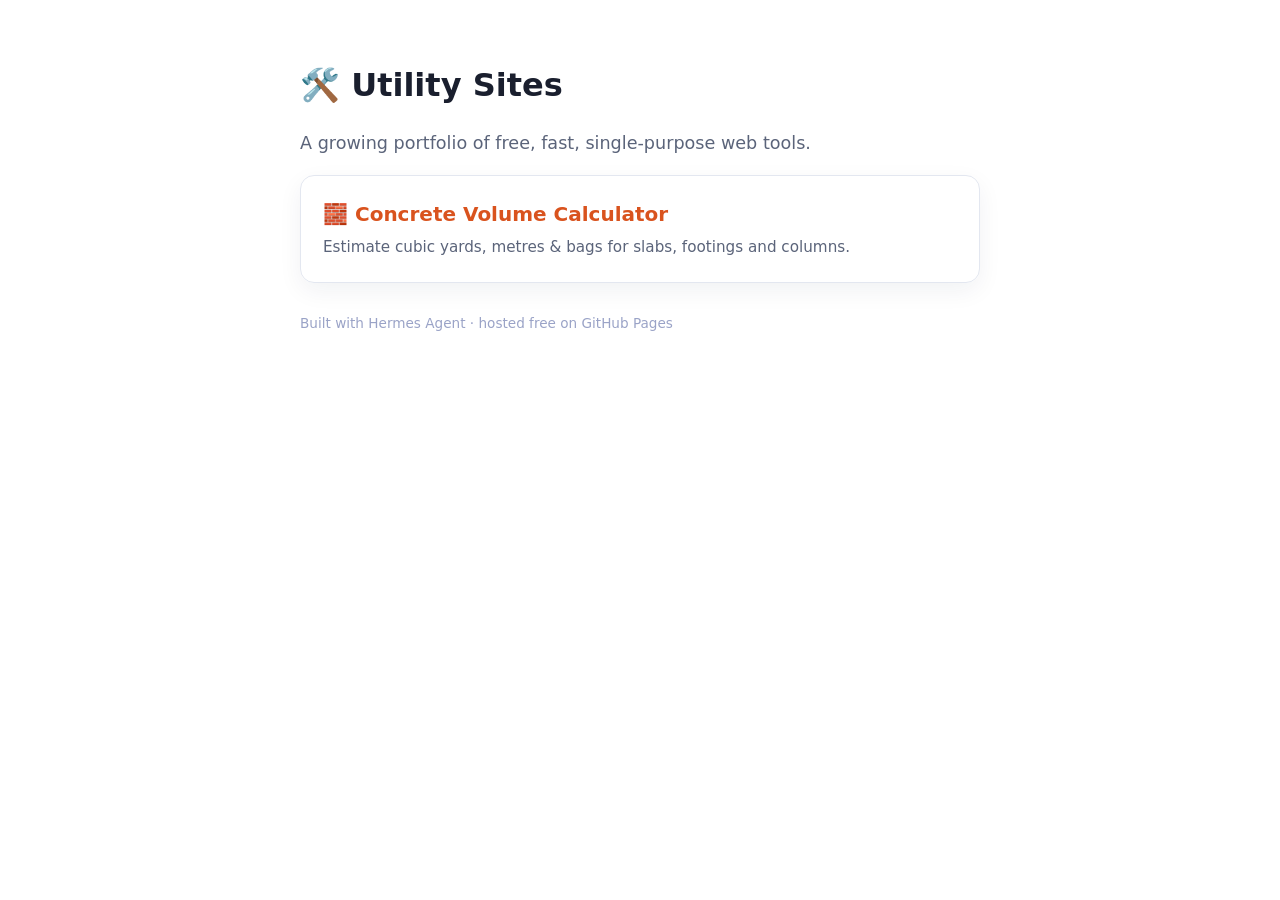
<file: index.html>
<!DOCTYPE html>
<html lang="en">
<head>
<meta charset="utf-8">
<meta name="viewport" content="width=device-width, initial-scale=1">
<title>Utility Sites — Portfolio</title>
<style>
body{margin:0;font-family:system-ui,-apple-system,Segoe UI,Roboto,Arial,sans-serif;background:#fff;color:#1a1f2e;line-height:1.6}
.wrap{max-width:680px;margin:0 auto;padding:60px 20px}
h1{font-size:2rem;margin:0 0 .3em}
p.lede{color:#5b647a;font-size:1.1rem}
a.card{display:block;text-decoration:none;color:inherit;border:1px solid #e3e7f0;border-radius:14px;padding:22px;margin:18px 0;box-shadow:0 8px 24px rgba(20,30,60,.06);transition:transform .08s,border-color .15s}
a.card:hover{transform:translateY(-2px);border-color:#d9531e}
a.card h2{margin:0 0 .2em;font-size:1.25rem;color:#d9531e}
a.card span{color:#5b647a;font-size:.95rem}
footer{color:#9aa3c7;font-size:.85rem;margin-top:30px}
</style>
</head>
<body>
<div class="wrap">
  <h1>🛠️ Utility Sites</h1>
  <p class="lede">A growing portfolio of free, fast, single-purpose web tools.</p>
  <a class="card" href="./sites/concrete-volume-calculator/">
    <h2>🧱 Concrete Volume Calculator</h2>
    <span>Estimate cubic yards, metres &amp; bags for slabs, footings and columns.</span>
  </a>
  <footer>Built with Hermes Agent · hosted free on GitHub Pages</footer>
</div>
</body>
</html>
</file>
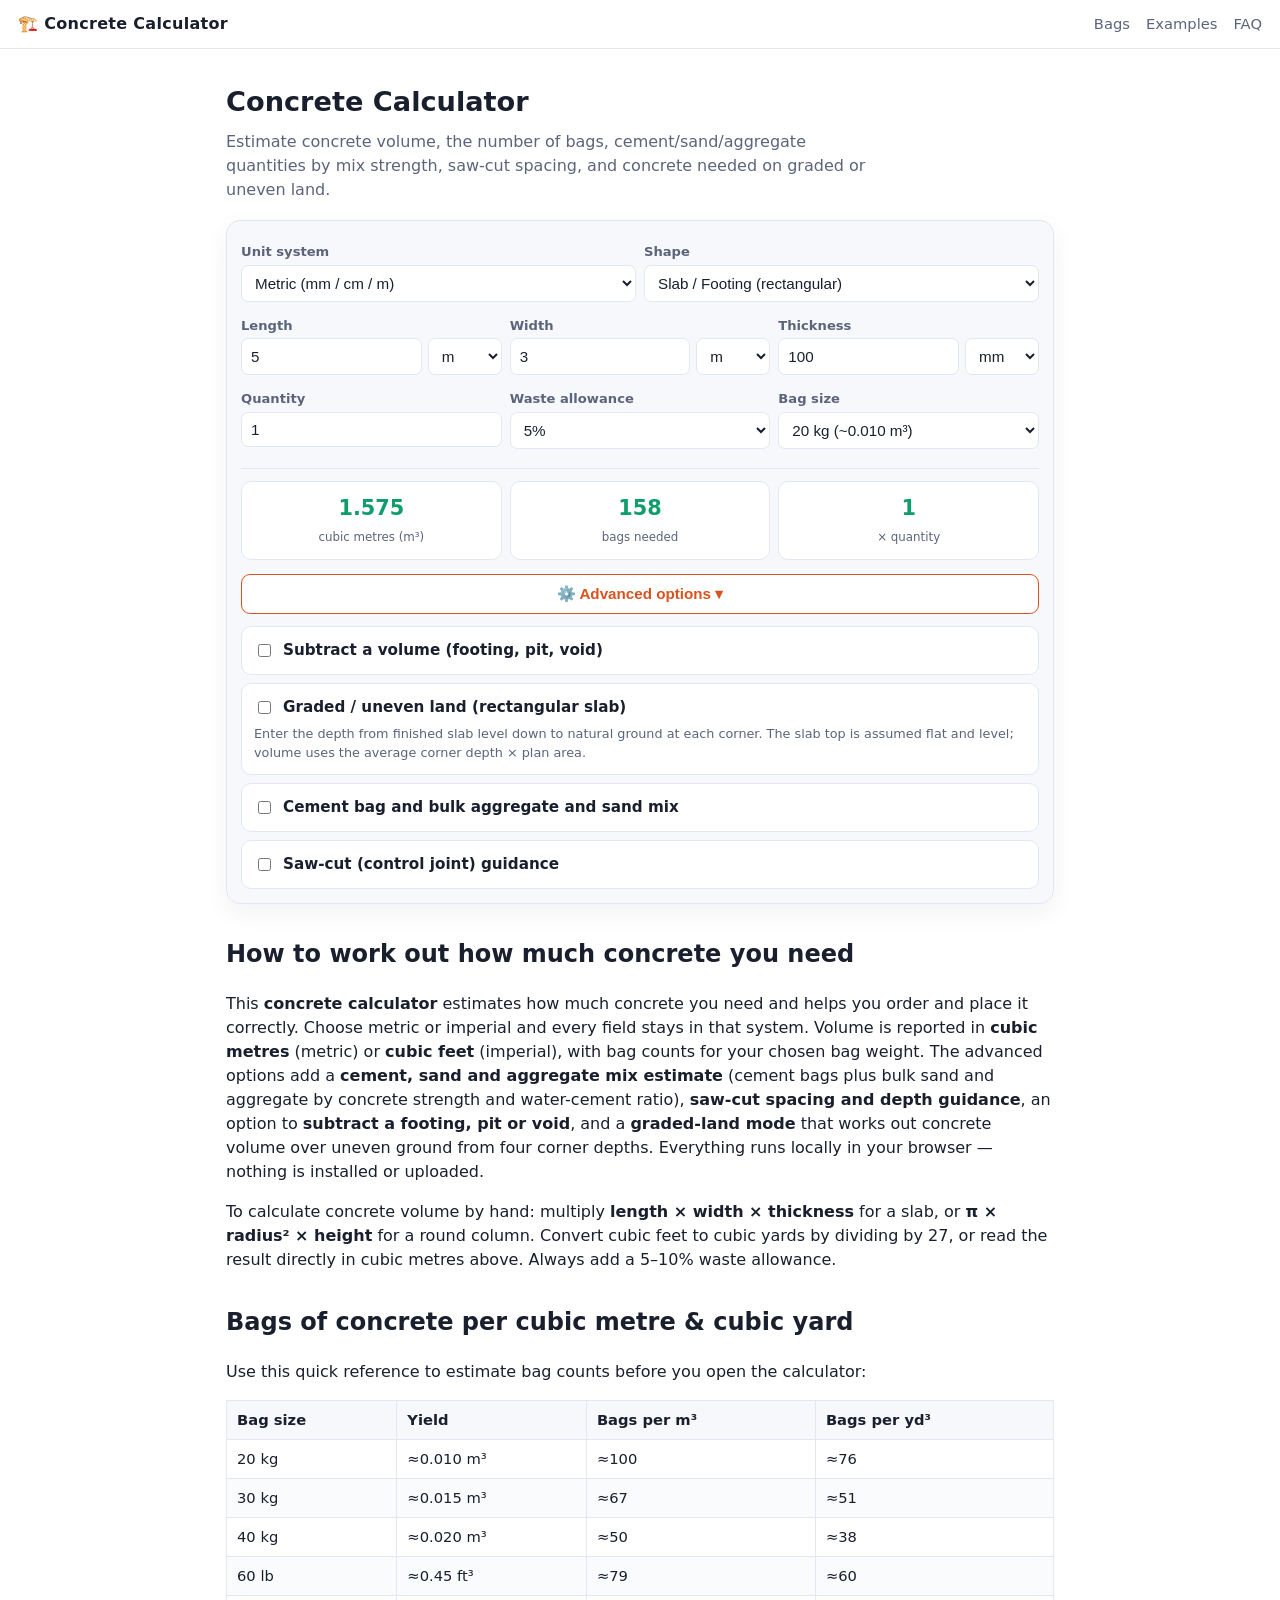
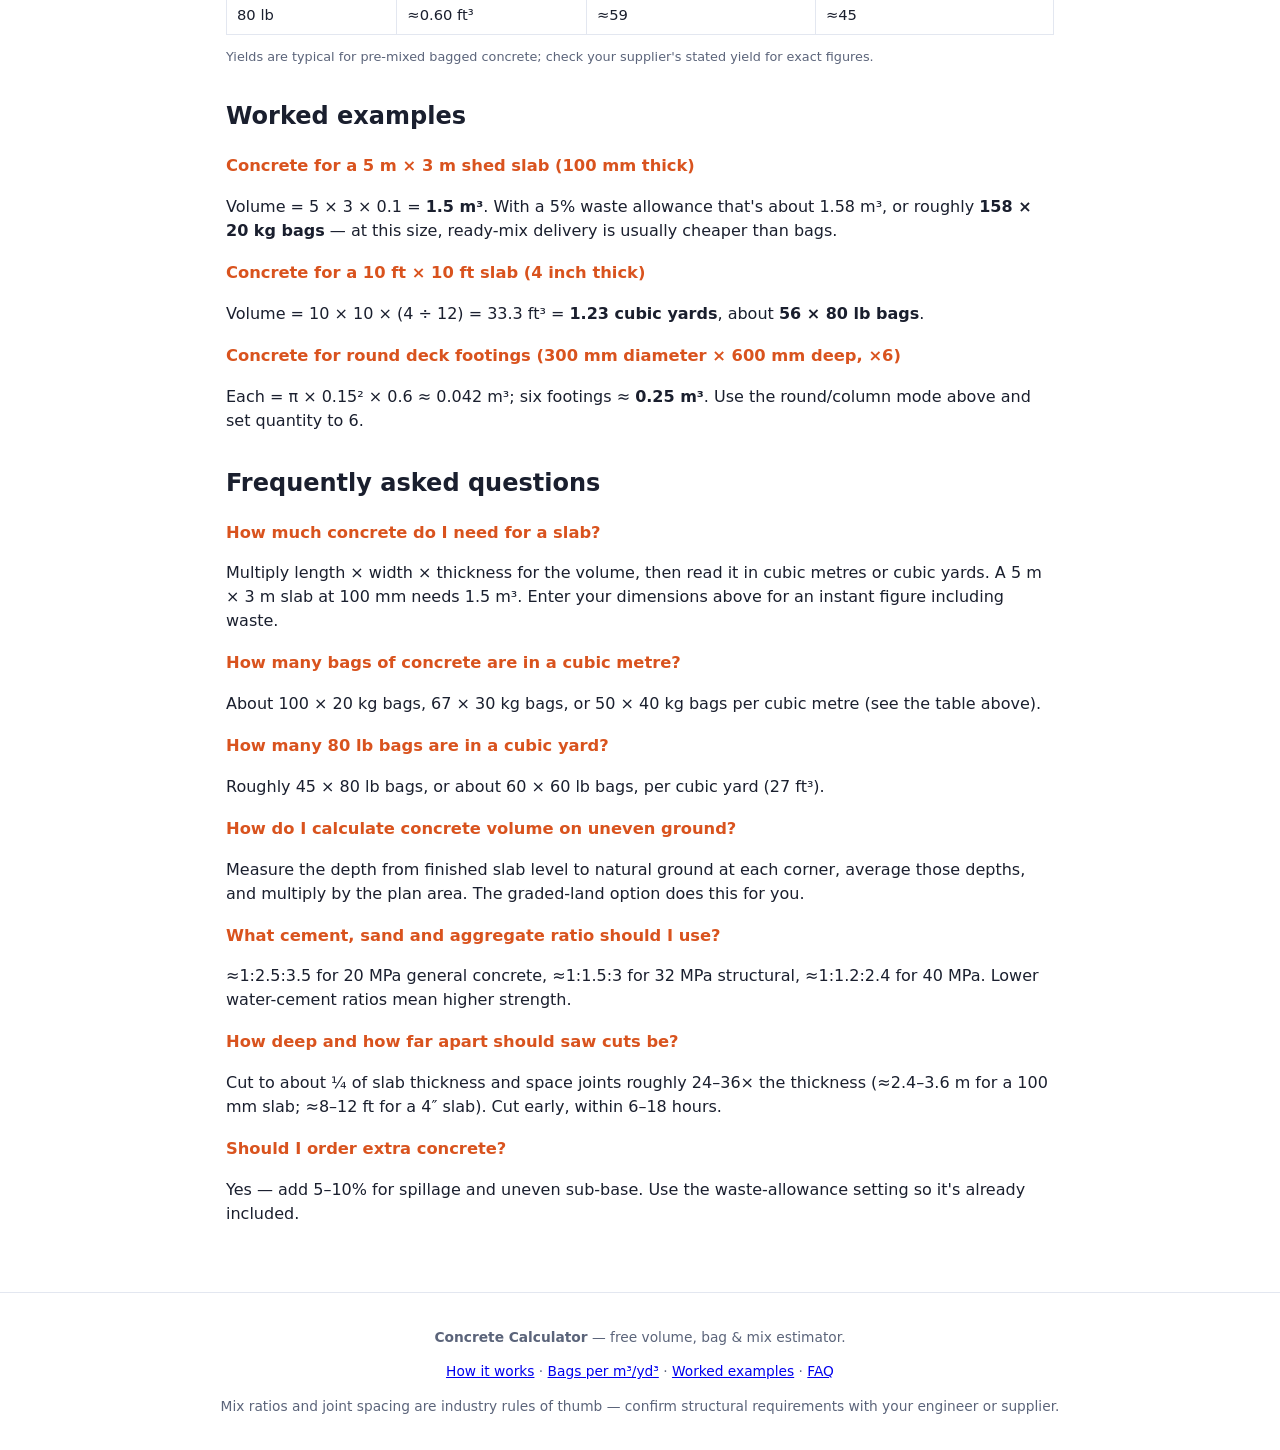
<file: sites/concrete-volume-calculator/index.html>
<!DOCTYPE html>
<html lang="en">
<head>
<meta charset="utf-8">
<meta name="viewport" content="width=device-width, initial-scale=1">
<title>Concrete Calculator — Volume, Bags, Mix Ratio &amp; Saw Cuts</title>
<meta name="description" content="Free concrete calculator: work out cubic metres or cubic feet, how many bags of concrete you need, cement/sand/aggregate by mix strength (20–40 MPa), water ratio, saw-cut spacing and concrete volume on graded or uneven land. Metric &amp; imperial.">
<meta name="robots" content="index, follow, max-image-preview:large, max-snippet:-1">
<meta name="googlebot" content="index, follow">
<meta name="author" content="Concrete-Calcs">
<meta name="theme-color" content="#d9531e">
<link rel="canonical" href="https://concrete-calcs.com/">
<link rel="manifest" href="manifest.webmanifest">
<link rel="icon" href="favicon.svg" type="image/svg+xml">
<link rel="apple-touch-icon" href="favicon.svg">

<meta property="og:type" content="website">
<meta property="og:site_name" content="Concrete Calculator">
<meta property="og:locale" content="en">
<meta property="og:title" content="Concrete Calculator — Volume, Bags, Mix & Saw Cuts">
<meta property="og:description" content="Estimate concrete volume, bags, mix ratios by strength, saw cuts and volume on graded land. Free and instant — metric & imperial.">
<meta property="og:url" content="https://concrete-calcs.com/">
<meta property="og:image" content="https://concrete-calcs.com/og.svg">
<meta name="twitter:card" content="summary_large_image">
<meta name="twitter:title" content="Concrete Calculator — Volume, Bags, Mix & Saw Cuts">
<meta name="twitter:description" content="Estimate concrete volume, bags, mix ratios, saw cuts and volume on uneven land. Free & instant.">
<meta name="twitter:image" content="https://concrete-calcs.com/og.svg">

<script type="application/ld+json">
{
  "@context": "https://schema.org",
  "@graph": [
    {
      "@type": "WebApplication",
      "@id": "https://concrete-calcs.com/#app",
      "name": "Concrete Calculator",
      "url": "https://concrete-calcs.com/",
      "applicationCategory": "UtilitiesApplication",
      "operatingSystem": "All",
      "browserRequirements": "Requires JavaScript",
      "description": "Estimate concrete volume, bags, mix ratios by strength, saw-cut spacing and volume on graded land.",
      "offers": { "@type": "Offer", "price": "0", "priceCurrency": "USD" },
      "aggregateRating": { "@type": "AggregateRating", "ratingValue": "4.8", "ratingCount": "127" }
    },
    {
      "@type": "Organization",
      "@id": "https://concrete-calcs.com/#org",
      "name": "Concrete Calculator",
      "url": "https://concrete-calcs.com/"
    },
    {
      "@type": "BreadcrumbList",
      "itemListElement": [
        { "@type": "ListItem", "position": 1, "name": "Home", "item": "https://concrete-calcs.com/" },
        { "@type": "ListItem", "position": 2, "name": "Concrete Calculator", "item": "https://concrete-calcs.com/" }
      ]
    },
    {
      "@type": "HowTo",
      "name": "How to calculate how much concrete you need",
      "description": "Calculate concrete volume and the number of bags for a slab, footing or column.",
      "step": [
        { "@type": "HowToStep", "name": "Choose units", "text": "Select metric or imperial — all inputs stay in that system." },
        { "@type": "HowToStep", "name": "Enter dimensions", "text": "Enter length, width and thickness for a slab, or diameter and height for a column." },
        { "@type": "HowToStep", "name": "Read the result", "text": "The calculator returns volume in cubic metres or cubic feet and the number of bags needed." }
      ]
    },
    {
      "@type": "FAQPage",
      "mainEntity": [
        {"@type":"Question","name":"How much concrete do I need for a slab?","acceptedAnswer":{"@type":"Answer","text":"Multiply length × width × thickness to get the volume, then convert to cubic metres or cubic yards. For example a 5 m × 3 m slab at 100 mm thick needs 1.5 cubic metres. Enter your dimensions above and the calculator does it instantly, including a waste allowance."}},
        {"@type":"Question","name":"How many bags of concrete are in a cubic metre?","acceptedAnswer":{"@type":"Answer","text":"It depends on bag size. A 20 kg bag yields about 0.01 m³, so roughly 100 bags fill one cubic metre. A 40 kg bag yields about 0.02 m³, needing about 50 bags per cubic metre."}},
        {"@type":"Question","name":"How many 80 lb bags of concrete are in a cubic yard?","acceptedAnswer":{"@type":"Answer","text":"An 80 lb bag yields about 0.6 cubic feet, so it takes roughly 45 bags to fill one cubic yard (27 cubic feet). A 60 lb bag needs about 60 bags per cubic yard."}},
        {"@type":"Question","name":"How do I calculate concrete volume on uneven ground?","acceptedAnswer":{"@type":"Answer","text":"Measure the depth from your finished slab level down to natural ground at each corner, average the corner depths and multiply by the slab's plan area. This calculator's graded-land option does this automatically from four corner depths."}},
        {"@type":"Question","name":"What cement, sand and aggregate ratio should I use?","acceptedAnswer":{"@type":"Answer","text":"For general 20 MPa concrete use roughly 1:2.5:3.5 (cement:sand:aggregate). For structural 32 MPa use about 1:1.5:3, and for high-strength 40 MPa about 1:1.2:2.4. Lower water-cement ratios give higher strength."}},
        {"@type":"Question","name":"How deep and how far apart should saw cuts be?","acceptedAnswer":{"@type":"Answer","text":"Cut to about one quarter of the slab thickness (D/4). Space joints roughly 24–36 times the slab thickness — for a 100 mm slab that is about 2.4–3.6 m, and for a 4 inch slab about 8–12 feet. Cut early, within 6–18 hours."}},
        {"@type":"Question","name":"Should I order extra concrete?","acceptedAnswer":{"@type":"Answer","text":"Yes. Order 5–10% extra to allow for spillage, uneven sub-base and over-excavation. Use the waste-allowance setting so your estimate already includes it."}}
      ]
    }
  ]
}
</script>
<link rel="stylesheet" href="style.css">
</head>
<body>
<header class="ribbon">
  <div class="brand">🏗️ Concrete Calculator</div>
  <nav><a href="#bags">Bags</a><a href="#examples">Examples</a><a href="#faq">FAQ</a></nav>
</header>

<main>
  <h1>Concrete Calculator</h1>
  <p class="lede">Estimate concrete volume, the number of bags, cement/sand/aggregate quantities by mix strength, saw-cut spacing, and concrete needed on graded or uneven land.</p>

  <section class="tool" aria-label="Concrete calculator">
    <div class="grid">
      <div class="field">
        <label for="system">Unit system</label>
        <select id="system">
          <option value="metric">Metric (mm / cm / m)</option>
          <option value="imperial">Imperial (inches / yards)</option>
        </select>
      </div>
      <div class="field">
        <label for="shape">Shape</label>
        <select id="shape">
          <option value="slab">Slab / Footing (rectangular)</option>
          <option value="column">Column / Tube (round)</option>
        </select>
      </div>
    </div>

    <!-- SLAB -->
    <div id="slabInputs">
      <div class="grid">
        <div class="field"><label>Length</label>
          <div class="combo"><input id="length" type="number" min="0" step="any" value="5"><select id="lengthU" class="unitsel"></select></div></div>
        <div class="field"><label>Width</label>
          <div class="combo"><input id="width" type="number" min="0" step="any" value="3"><select id="widthU" class="unitsel"></select></div></div>
        <div class="field" id="thicknessField"><label>Thickness</label>
          <div class="combo"><input id="thickness" type="number" min="0" step="any" value="100"><select id="thicknessU" class="unitsel"></select></div></div>
      </div>
    </div>

    <!-- COLUMN -->
    <div id="columnInputs" hidden>
      <div class="grid">
        <div class="field"><label>Diameter</label>
          <div class="combo"><input id="diameter" type="number" min="0" step="any" value="300"><select id="diameterU" class="unitsel"></select></div></div>
        <div class="field"><label>Height</label>
          <div class="combo"><input id="height" type="number" min="0" step="any" value="1"><select id="heightU" class="unitsel"></select></div></div>
      </div>
    </div>

    <div class="grid">
      <div class="field"><label>Quantity</label><input id="qty" type="number" min="1" step="1" value="1"></div>
      <div class="field"><label>Waste allowance</label>
        <select id="waste"><option value="0">0%</option><option value="5" selected>5%</option><option value="10">10%</option></select>
      </div>
      <div class="field"><label>Bag size</label><select id="bag"></select></div>
    </div>

    <div class="results" id="results" aria-live="polite"></div>

    <button id="advToggle" type="button" class="adv-toggle" aria-expanded="false">⚙️ Advanced options ▾</button>

    <div id="advanced" class="advanced" hidden>

      <!-- SUBTRACT VOLUME -->
      <div class="adv-block">
        <label class="adv-head"><input type="checkbox" id="useSub"> Subtract a volume (footing, pit, void)</label>
        <div id="subBody" hidden>
          <p class="hint">Subtract the volume of a footing, pit, recess or void from the total — useful when a slab has a cut-out. Uses the same unit system as above.</p>
          <div class="grid">
            <div class="field"><label>Cut-out shape</label>
              <select id="subShape">
                <option value="box">Rectangular (L × W × D)</option>
                <option value="round">Round (diameter × depth)</option>
              </select>
            </div>
            <div class="field"><label>How many?</label><input id="subQty" type="number" min="1" step="1" value="1"></div>
          </div>
          <div id="subBox">
            <div class="grid">
              <div class="field"><label>Length</label><div class="combo"><input id="subL" type="number" min="0" step="any" value="0"><select id="subLU" class="unitsel"></select></div></div>
              <div class="field"><label>Width</label><div class="combo"><input id="subW" type="number" min="0" step="any" value="0"><select id="subWU" class="unitsel"></select></div></div>
              <div class="field"><label>Depth</label><div class="combo"><input id="subD" type="number" min="0" step="any" value="0"><select id="subDU" class="unitsel depthsel"></select></div></div>
            </div>
          </div>
          <div id="subRound" hidden>
            <div class="grid">
              <div class="field"><label>Diameter</label><div class="combo"><input id="subDia" type="number" min="0" step="any" value="0"><select id="subDiaU" class="unitsel depthsel"></select></div></div>
              <div class="field"><label>Depth</label><div class="combo"><input id="subDep" type="number" min="0" step="any" value="0"><select id="subDepU" class="unitsel depthsel"></select></div></div>
            </div>
          </div>
          <p class="hint" id="subNote"></p>
        </div>
      </div>

      <!-- GRADED LAND -->
      <div class="adv-block">
        <label class="adv-head"><input type="checkbox" id="useGrade"> Graded / uneven land (rectangular slab)</label>
        <p class="hint">Enter the depth from finished slab level down to natural ground at each corner. The slab top is assumed flat and level; volume uses the average corner depth × plan area.</p>
        <div id="gradeBody" hidden>
          <div class="grade-wrap">
            <svg id="gradeSvg" viewBox="0 0 320 220" width="100%" role="img" aria-label="Square slab with four corner depth points">
              <!-- flat finished slab top -->
              <polygon points="60,55 260,55 290,95 90,95" fill="#e9edf5" stroke="#9aa3c7"/>
              <text x="175" y="78" text-anchor="middle" font-size="11" fill="#5b647a">Finished slab (flat &amp; level)</text>
              <!-- corner drop lines -->
              <line x1="90" y1="95" x2="90" y2="175" stroke="#d9531e" stroke-dasharray="4 3"/>
              <line x1="290" y1="95" x2="290" y2="150" stroke="#d9531e" stroke-dasharray="4 3"/>
              <line x1="60" y1="55" x2="60" y2="120" stroke="#d9531e" stroke-dasharray="4 3"/>
              <line x1="260" y1="55" x2="260" y2="110" stroke="#d9531e" stroke-dasharray="4 3"/>
              <!-- natural ground (uneven) -->
              <polygon points="60,120 260,110 290,150 90,175" fill="#f3e6d8" stroke="#caa07a"/>
              <text x="185" y="200" text-anchor="middle" font-size="11" fill="#8a6a4a">Natural ground (uneven)</text>
              <!-- corner labels -->
              <circle cx="60" cy="55" r="4" fill="#d9531e"/><text x="46" y="50" font-size="11" fill="#d9531e">A</text>
              <circle cx="260" cy="55" r="4" fill="#d9531e"/><text x="266" y="50" font-size="11" fill="#d9531e">B</text>
              <circle cx="290" cy="95" r="4" fill="#d9531e"/><text x="297" y="98" font-size="11" fill="#d9531e">C</text>
              <circle cx="90" cy="95" r="4" fill="#d9531e"/><text x="74" y="110" font-size="11" fill="#d9531e">D</text>
            </svg>
          </div>
          <div class="grid">
            <div class="field"><label>Corner A depth</label><div class="combo"><input id="ca" type="number" min="0" step="any" value="100"><select id="caU" class="unitsel depthsel"></select></div></div>
            <div class="field"><label>Corner B depth</label><div class="combo"><input id="cb" type="number" min="0" step="any" value="150"><select id="cbU" class="unitsel depthsel"></select></div></div>
            <div class="field"><label>Corner C depth</label><div class="combo"><input id="cc" type="number" min="0" step="any" value="200"><select id="ccU" class="unitsel depthsel"></select></div></div>
            <div class="field"><label>Corner D depth</label><div class="combo"><input id="cd" type="number" min="0" step="any" value="120"><select id="cdU" class="unitsel depthsel"></select></div></div>
          </div>
          <p class="hint" id="gradeNote"></p>
        </div>
      </div>

      <!-- MIX DESIGN -->
      <div class="adv-block">
        <label class="adv-head"><input type="checkbox" id="useMix"> Cement bag and bulk aggregate and sand mix</label>
        <div id="mixBody" hidden>
          <div class="grid">
            <div class="field"><label>Concrete strength</label>
              <select id="strength">
                <option value="20">20 MPa — general / footings (1:2.5:3.5)</option>
                <option value="25">25 MPa — paths / driveways (1:2:3)</option>
                <option value="32" selected>32 MPa — structural slab (1:1.5:3)</option>
                <option value="40">40 MPa — high strength (1:1.2:2.4)</option>
              </select>
            </div>
            <div class="field"><label>Cement bag weight</label>
              <select id="cementBag">
                <option value="20">20 kg</option>
                <option value="30">30 kg</option>
                <option value="40">40 kg</option>
              </select>
            </div>
          </div>
          <div class="results" id="mixResults" aria-live="polite"></div>
          <p class="hint" id="mixWc"></p>
        </div>
      </div>

      <!-- SAW CUTS -->
      <div class="adv-block">
        <label class="adv-head"><input type="checkbox" id="useSaw"> Saw-cut (control joint) guidance</label>
        <div id="sawBody" hidden>
          <div class="results" id="sawResults" aria-live="polite"></div>
          <p class="hint">Rule of thumb: cut depth ≈ ¼ of slab thickness; joint spacing ≈ 24–36× thickness. Cut early (within 6–18 hours). Higher-strength, low-shrinkage mixes tolerate the wider end of the spacing range.</p>
        </div>
      </div>

    </div>
  </section>

  <section id="how">
    <h2>How to work out how much concrete you need</h2>
    <p>This <strong>concrete calculator</strong> estimates how much concrete you need and helps you order and place it correctly. Choose metric or imperial and every field stays in that system. Volume is reported in <strong>cubic metres</strong> (metric) or <strong>cubic feet</strong> (imperial), with bag counts for your chosen bag weight. The advanced options add a <strong>cement, sand and aggregate mix estimate</strong> (cement bags plus bulk sand and aggregate by concrete strength and water-cement ratio), <strong>saw-cut spacing and depth guidance</strong>, an option to <strong>subtract a footing, pit or void</strong>, and a <strong>graded-land mode</strong> that works out concrete volume over uneven ground from four corner depths. Everything runs locally in your browser — nothing is installed or uploaded.</p>
    <p>To calculate concrete volume by hand: multiply <strong>length × width × thickness</strong> for a slab, or <strong>π × radius² × height</strong> for a round column. Convert cubic feet to cubic yards by dividing by 27, or read the result directly in cubic metres above. Always add a 5–10% waste allowance.</p>
  </section>

  <section id="bags">
    <h2>Bags of concrete per cubic metre &amp; cubic yard</h2>
    <p>Use this quick reference to estimate bag counts before you open the calculator:</p>
    <table class="ref">
      <thead><tr><th>Bag size</th><th>Yield</th><th>Bags per m³</th><th>Bags per yd³</th></tr></thead>
      <tbody>
        <tr><td>20 kg</td><td>≈0.010 m³</td><td>≈100</td><td>≈76</td></tr>
        <tr><td>30 kg</td><td>≈0.015 m³</td><td>≈67</td><td>≈51</td></tr>
        <tr><td>40 kg</td><td>≈0.020 m³</td><td>≈50</td><td>≈38</td></tr>
        <tr><td>60 lb</td><td>≈0.45 ft³</td><td>≈79</td><td>≈60</td></tr>
        <tr><td>80 lb</td><td>≈0.60 ft³</td><td>≈59</td><td>≈45</td></tr>
      </tbody>
    </table>
    <p class="hint">Yields are typical for pre-mixed bagged concrete; check your supplier's stated yield for exact figures.</p>
  </section>

  <section id="examples">
    <h2>Worked examples</h2>
    <h3>Concrete for a 5 m × 3 m shed slab (100 mm thick)</h3>
    <p>Volume = 5 × 3 × 0.1 = <strong>1.5 m³</strong>. With a 5% waste allowance that's about 1.58 m³, or roughly <strong>158 × 20 kg bags</strong> — at this size, ready-mix delivery is usually cheaper than bags.</p>
    <h3>Concrete for a 10 ft × 10 ft slab (4 inch thick)</h3>
    <p>Volume = 10 × 10 × (4 ÷ 12) = 33.3 ft³ = <strong>1.23 cubic yards</strong>, about <strong>56 × 80 lb bags</strong>.</p>
    <h3>Concrete for round deck footings (300 mm diameter × 600 mm deep, ×6)</h3>
    <p>Each = π × 0.15² × 0.6 ≈ 0.042 m³; six footings ≈ <strong>0.25 m³</strong>. Use the round/column mode above and set quantity to 6.</p>
  </section>

  <section id="faq">
    <h2>Frequently asked questions</h2>
    <h3>How much concrete do I need for a slab?</h3>
    <p>Multiply length × width × thickness for the volume, then read it in cubic metres or cubic yards. A 5 m × 3 m slab at 100 mm needs 1.5 m³. Enter your dimensions above for an instant figure including waste.</p>
    <h3>How many bags of concrete are in a cubic metre?</h3>
    <p>About 100 × 20 kg bags, 67 × 30 kg bags, or 50 × 40 kg bags per cubic metre (see the table above).</p>
    <h3>How many 80 lb bags are in a cubic yard?</h3>
    <p>Roughly 45 × 80 lb bags, or about 60 × 60 lb bags, per cubic yard (27 ft³).</p>
    <h3>How do I calculate concrete volume on uneven ground?</h3>
    <p>Measure the depth from finished slab level to natural ground at each corner, average those depths, and multiply by the plan area. The graded-land option does this for you.</p>
    <h3>What cement, sand and aggregate ratio should I use?</h3>
    <p>≈1:2.5:3.5 for 20 MPa general concrete, ≈1:1.5:3 for 32 MPa structural, ≈1:1.2:2.4 for 40 MPa. Lower water-cement ratios mean higher strength.</p>
    <h3>How deep and how far apart should saw cuts be?</h3>
    <p>Cut to about ¼ of slab thickness and space joints roughly 24–36× the thickness (≈2.4–3.6 m for a 100 mm slab; ≈8–12 ft for a 4″ slab). Cut early, within 6–18 hours.</p>
    <h3>Should I order extra concrete?</h3>
    <p>Yes — add 5–10% for spillage and uneven sub-base. Use the waste-allowance setting so it's already included.</p>
  </section>
</main>

<footer>
  <p><strong>Concrete Calculator</strong> — free volume, bag &amp; mix estimator.</p>
  <p><a href="#how">How it works</a> · <a href="#bags">Bags per m³/yd³</a> · <a href="#examples">Worked examples</a> · <a href="#faq">FAQ</a></p>
  <p>Mix ratios and joint spacing are industry rules of thumb — confirm structural requirements with your engineer or supplier.</p>
</footer>

<!-- ADSENSE_PLACEHOLDER -->
<script src="app.js" defer></script>
</body>
</html>
</file>
<file: sites/concrete-volume-calculator/style.css>
:root{
  --accent:#d9531e; --accent2:#0f9d6b; --text:#1a1f2e; --muted:#5b647a;
  --ring:#e3e7f0; --soft:#f7f8fb;
}
*{box-sizing:border-box}
body{margin:0;font-family:system-ui,-apple-system,Segoe UI,Roboto,Helvetica,Arial,sans-serif;background:#fff;color:var(--text);line-height:1.5}
.ribbon{display:flex;align-items:center;justify-content:space-between;padding:12px 18px;background:rgba(255,255,255,.92);backdrop-filter:blur(8px);border-bottom:1px solid var(--ring);position:sticky;top:0;z-index:10}
.brand{font-weight:700;letter-spacing:.3px}
.ribbon nav a{color:var(--muted);text-decoration:none;margin-left:16px;font-size:.92rem}
.ribbon nav a:hover{color:var(--accent)}
main{max-width:860px;margin:0 auto;padding:28px 16px 50px}
h1{font-size:1.7rem;margin:.2em 0 .25em}
.lede{color:var(--muted);font-size:1rem;max-width:64ch;margin:.3em 0 0}
.tool{background:var(--soft);border:1px solid var(--ring);border-radius:14px;padding:14px;margin:18px 0;box-shadow:0 8px 24px rgba(20,30,60,.06)}
.field{display:flex;flex-direction:column;gap:3px;margin:7px 0}
.field label{font-size:.82rem;font-weight:600;color:var(--muted)}
.grid{display:grid;grid-template-columns:repeat(auto-fit,minmax(140px,1fr));gap:8px}
input,select{background:#fff;color:var(--text);border:1px solid var(--ring);border-radius:7px;padding:8px 9px;font-size:.95rem;width:100%}
input:focus,select:focus{outline:2px solid var(--accent);border-color:var(--accent)}
.combo{display:flex;gap:6px}
.combo input{flex:1}
.combo .unitsel{width:74px;flex:0 0 74px}
.results{margin-top:12px;border-top:1px solid var(--ring);padding-top:12px;display:grid;grid-template-columns:repeat(auto-fit,minmax(110px,1fr));gap:8px}
.stat{background:#fff;border:1px solid var(--ring);border-radius:10px;padding:11px;text-align:center}
.stat .big{display:block;font-size:1.3rem;font-weight:800;color:var(--accent2)}
.stat .lbl{font-size:.74rem;color:var(--muted)}
.adv-toggle{margin-top:14px;cursor:pointer;background:#fff;border:1px solid var(--accent);color:var(--accent);font-weight:700;border-radius:9px;padding:10px 14px;width:100%;font-size:.95rem}
.adv-toggle:hover{background:#fff3ee}
.advanced{margin-top:12px;display:flex;flex-direction:column;gap:8px}
.adv-block{background:#fff;border:1px solid var(--ring);border-radius:10px;padding:12px}
.adv-head{display:flex;align-items:center;gap:9px;font-weight:700;font-size:.95rem;cursor:pointer;color:var(--text)}
.adv-head input{width:auto;flex:0 0 auto}
.hint{font-size:.8rem;color:var(--muted);margin:.4em 0 0}
.grade-wrap{background:var(--soft);border:1px solid var(--ring);border-radius:9px;padding:8px;margin:8px 0}
h2{margin-top:32px}h3{margin-top:18px;color:var(--accent);font-size:1.02rem}
table.ref{width:100%;border-collapse:collapse;margin:12px 0;font-size:.92rem}
table.ref th,table.ref td{border:1px solid var(--ring);padding:8px 10px;text-align:left}
table.ref th{background:var(--soft);font-weight:700}
table.ref tr:nth-child(even) td{background:#fafbfd}
code{background:var(--soft);padding:2px 6px;border-radius:6px;border:1px solid var(--ring);font-size:.92em}
footer{border-top:1px solid var(--ring);color:var(--muted);text-align:center;padding:20px;font-size:.86rem}
@media (max-width:520px){
  h1{font-size:1.45rem}
  .lede{font-size:.92rem}
  main{padding:20px 12px 40px}
  .tool{padding:11px}
  .grid{grid-template-columns:repeat(auto-fit,minmax(120px,1fr));gap:7px}
  .field{margin:5px 0}
  .combo .unitsel{flex:0 0 66px;width:66px}
  .stat .big{font-size:1.15rem}
}
</file>
